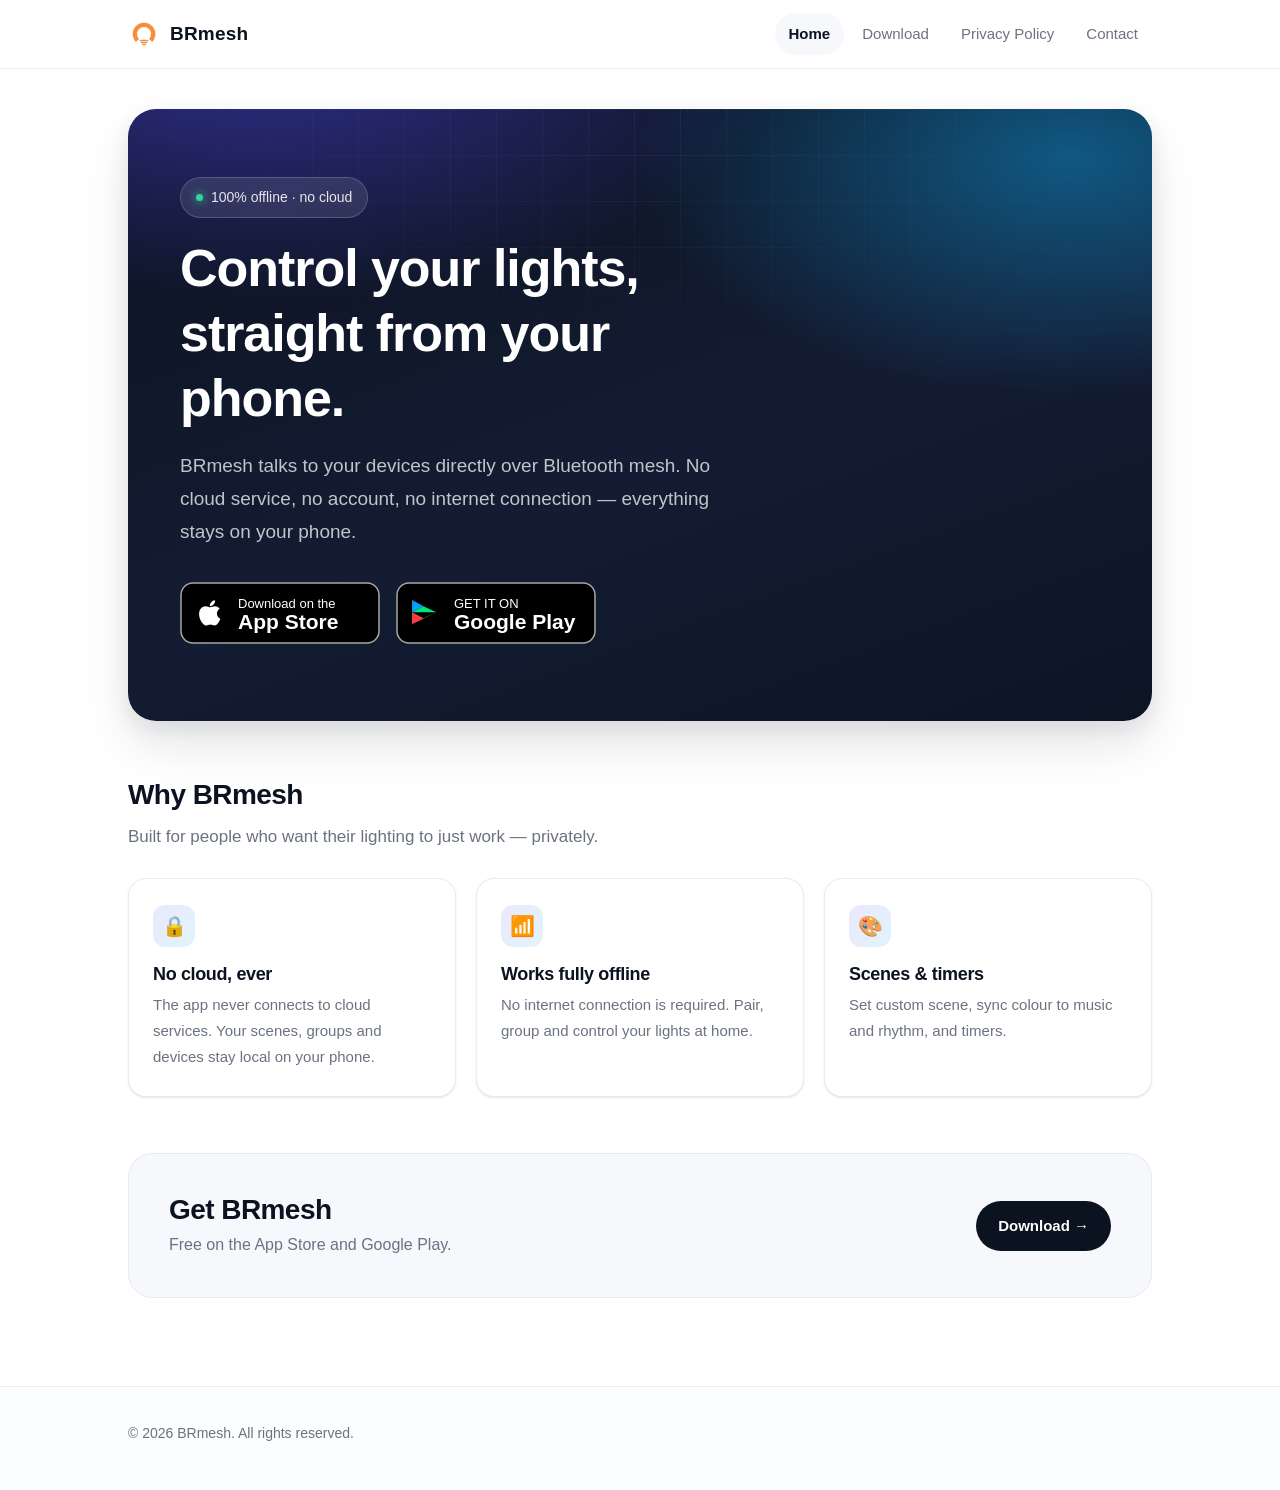
<file: index.html>
<!DOCTYPE html>
<html lang="en">
<head>
  <meta charset="UTF-8">
  <meta name="viewport" content="width=device-width, initial-scale=1">
  <title>BRmesh — Smart Lighting Control, No Cloud Required</title>
  <meta name="description" content="BRmesh is a non-networked smart lighting app. No cloud service, no account, works fully offline over Bluetooth.">
  <link rel="icon" href="assets/img/logo.png">
  <link rel="stylesheet" href="assets/style.css">
</head>
<body>

<header class="site-header">
  <div class="wrap">
    <a class="logo" href="index.html"><img src="assets/img/logo.png" alt="" width="32" height="32">BRmesh</a>
    <nav>
      <a class="active" href="index.html">Home</a>
      <a href="download.html">Download</a>
      <a href="privacy.html">Privacy Policy</a>
      <a href="contact.html">Contact</a>
    </nav>
  </div>
</header>

<main>
  <div class="wrap">

    <section class="hero">
      <span class="tag">100% offline · no cloud</span>
      <h1 style="margin-top:18px">Control your lights, straight from your phone.</h1>
      <p class="lead">BRmesh talks to your devices directly over Bluetooth mesh. No cloud service, no account, no internet connection — everything stays on your phone.</p>
      <div class="hero-badges">
        <a href="https://apps.apple.com/app/brmesh/id1602345035" target="_blank" rel="noopener">
          <img src="assets/img/app-store-badge.svg" alt="Download on the App Store">
        </a>
        <a href="https://play.google.com/store/apps/details?id=com.brgd.brblmesh" target="_blank" rel="noopener">
          <img src="assets/img/google-play-badge.svg" alt="Get it on Google Play">
        </a>
      </div>
    </section>

    <section class="section">
      <div class="section-head">
        <h2>Why BRmesh</h2>
        <p>Built for people who want their lighting to just work — privately.</p>
      </div>
      <div class="cards">
        <div class="card">
          <div class="card-icon">🔒</div>
          <h3>No cloud, ever</h3>
          <p>The app never connects to cloud services. Your scenes, groups and devices stay local on your phone.</p>
        </div>
        <div class="card">
          <div class="card-icon">📶</div>
          <h3>Works fully offline</h3>
          <p>No internet connection is required. Pair, group and control your lights at home.</p>
        </div>
        <div class="card">
          <div class="card-icon">🎨</div>
          <h3>Scenes &amp; timers</h3>
          <p>Set custom scene, sync colour to music and rhythm, and timers.</p>
        </div>
      </div>
    </section>

    <section class="cta">
      <div>
        <h2>Get BRmesh</h2>
        <p>Free on the App Store and Google Play.</p>
      </div>
      <div class="badges">
        <a href="download.html" style="display:inline-flex;align-items:center;padding:12px 22px;border-radius:999px;background:#0b1220;color:#fff;font-weight:600;text-decoration:none;font-size:15px">Download →</a>
      </div>
    </section>

  </div>
</main>

<footer>
  <div class="wrap">
    <span>&copy; 2026 BRmesh. All rights reserved.</span>
  </div>
</footer>

<script src="assets/wechat.js"></script>
</body>
</html>
</file>
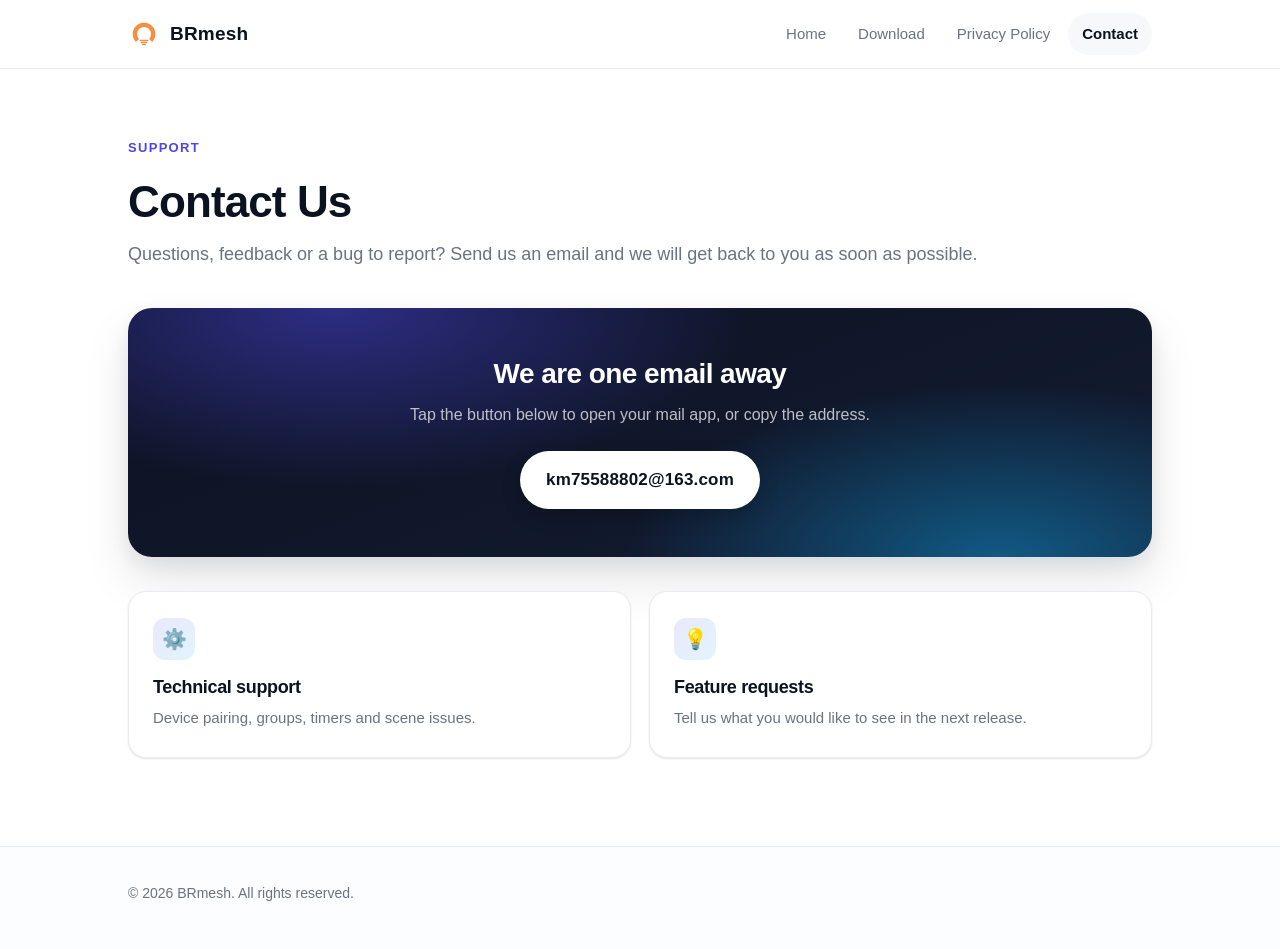
<file: contact.html>
<!DOCTYPE html>
<html lang="en">
<head>
  <meta charset="UTF-8">
  <meta name="viewport" content="width=device-width, initial-scale=1">
  <title>Contact Us — BRmesh</title>
  <meta name="description" content="Contact BRmesh support by email.">
  <link rel="icon" href="assets/img/logo.png">
  <link rel="stylesheet" href="assets/style.css">
</head>
<body>

<header class="site-header">
  <div class="wrap">
    <a class="logo" href="index.html"><img src="assets/img/logo.png" alt="" width="32" height="32">BRmesh</a>
    <nav>
      <a href="index.html">Home</a>
      <a href="download.html">Download</a>
      <a href="privacy.html">Privacy Policy</a>
      <a class="active" href="contact.html">Contact</a>
    </nav>
  </div>
</header>

<main>
  <div class="wrap narrow">

    <div class="page-head">
      <span class="eyebrow">Support</span>
      <h1>Contact Us</h1>
      <p class="lead">Questions, feedback or a bug to report? Send us an email and we will get back to you as soon as possible.</p>
    </div>

    <div class="contact-card">
      <h2 style="color:#fff">We are one email away</h2>
      <p>Tap the button below to open your mail app, or copy the address.</p>
      <a class="btn-mail" href="mailto:km75588802@163.com">
        <span>km75588802@163.com</span>
      </a>
    </div>

    <div class="contact-list">
      <div class="card">
        <div class="card-icon">⚙️</div>
        <h3>Technical support</h3>
        <p>Device pairing, groups, timers and scene issues.</p>
      </div>
      <div class="card">
        <div class="card-icon">💡</div>
        <h3>Feature requests</h3>
        <p>Tell us what you would like to see in the next release.</p>
      </div>
    </div>

  </div>
</main>

<footer>
  <div class="wrap">
    <span>&copy; 2026 BRmesh. All rights reserved.</span>
  </div>
</footer>

</body>
</html>
</file>
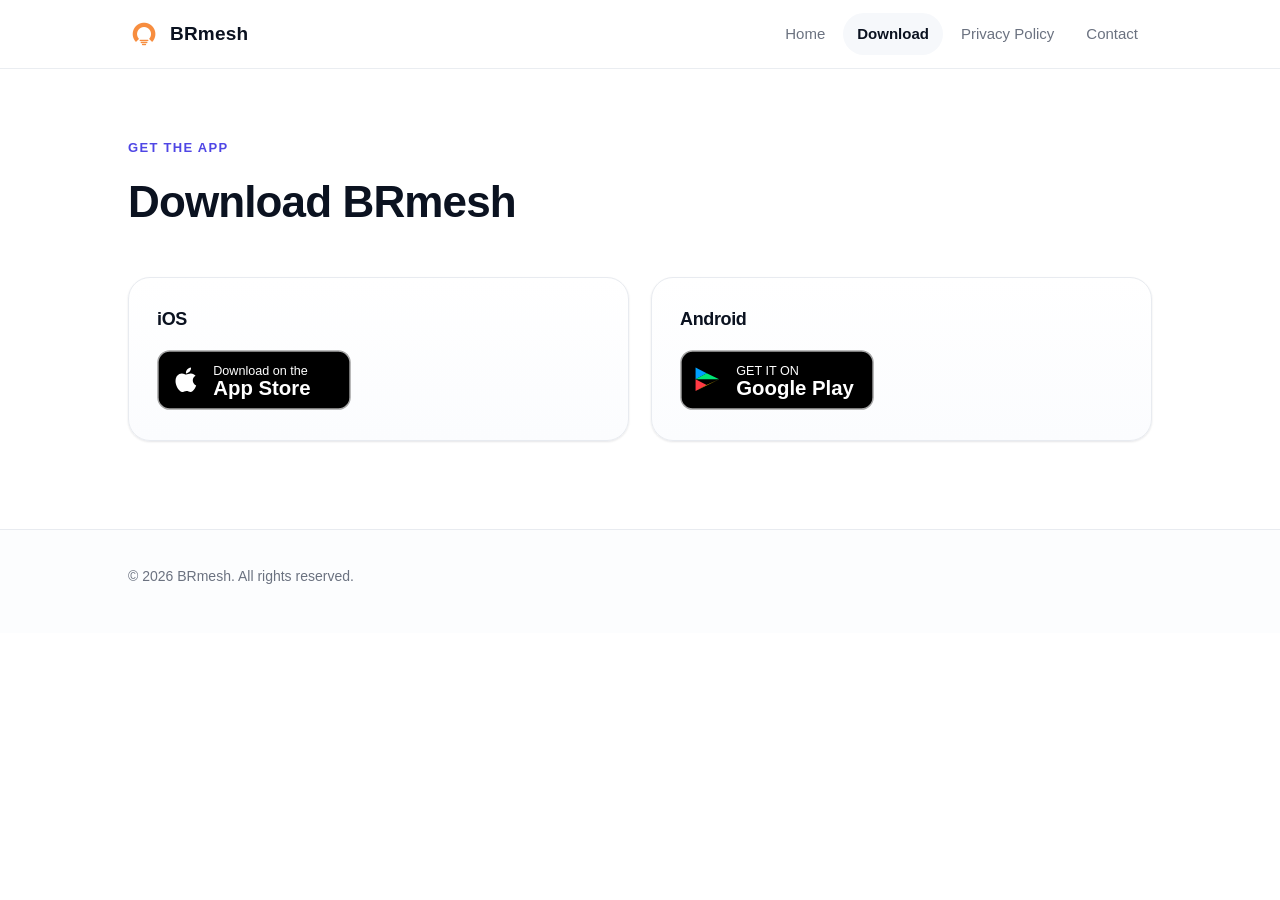
<file: download.html>
<!DOCTYPE html>
<html lang="en">
<head>
  <meta charset="UTF-8">
  <meta name="viewport" content="width=device-width, initial-scale=1">
  <title>Download — BRmesh</title>
  <meta name="description" content="Download BRmesh from the App Store or Google Play.">
  <link rel="icon" href="assets/img/logo.png">
  <link rel="stylesheet" href="assets/style.css">
</head>
<body>

<header class="site-header">
  <div class="wrap">
    <a class="logo" href="index.html"><img src="assets/img/logo.png" alt="" width="32" height="32">BRmesh</a>
    <nav>
      <a href="index.html">Home</a>
      <a class="active" href="download.html">Download</a>
      <a href="privacy.html">Privacy Policy</a>
      <a href="contact.html">Contact</a>
    </nav>
  </div>
</header>

<main>
  <div class="wrap">

    <div class="page-head">
      <span class="eyebrow">Get the app</span>
      <h1>Download BRmesh</h1>
    </div>

    <div class="stores">
      <a class="store" href="https://apps.apple.com/app/brmesh/id1602345035" target="_blank" rel="noopener">
        <h3>iOS</h3>
        <div class="badges">
          <img src="assets/img/app-store-badge.svg" alt="Download on the App Store">
        </div>
      </a>

      <a class="store" href="https://play.google.com/store/apps/details?id=com.brgd.brblmesh" target="_blank" rel="noopener">
        <h3>Android</h3>
        <div class="badges">
          <img src="assets/img/google-play-badge.svg" alt="Get it on Google Play">
        </div>
      </a>
    </div>
    
  </div>
</main>

<footer>
  <div class="wrap">
    <span>&copy; 2026 BRmesh. All rights reserved.</span>
  </div>
</footer>

<script src="assets/wechat.js"></script>
</body>
</html>
</file>
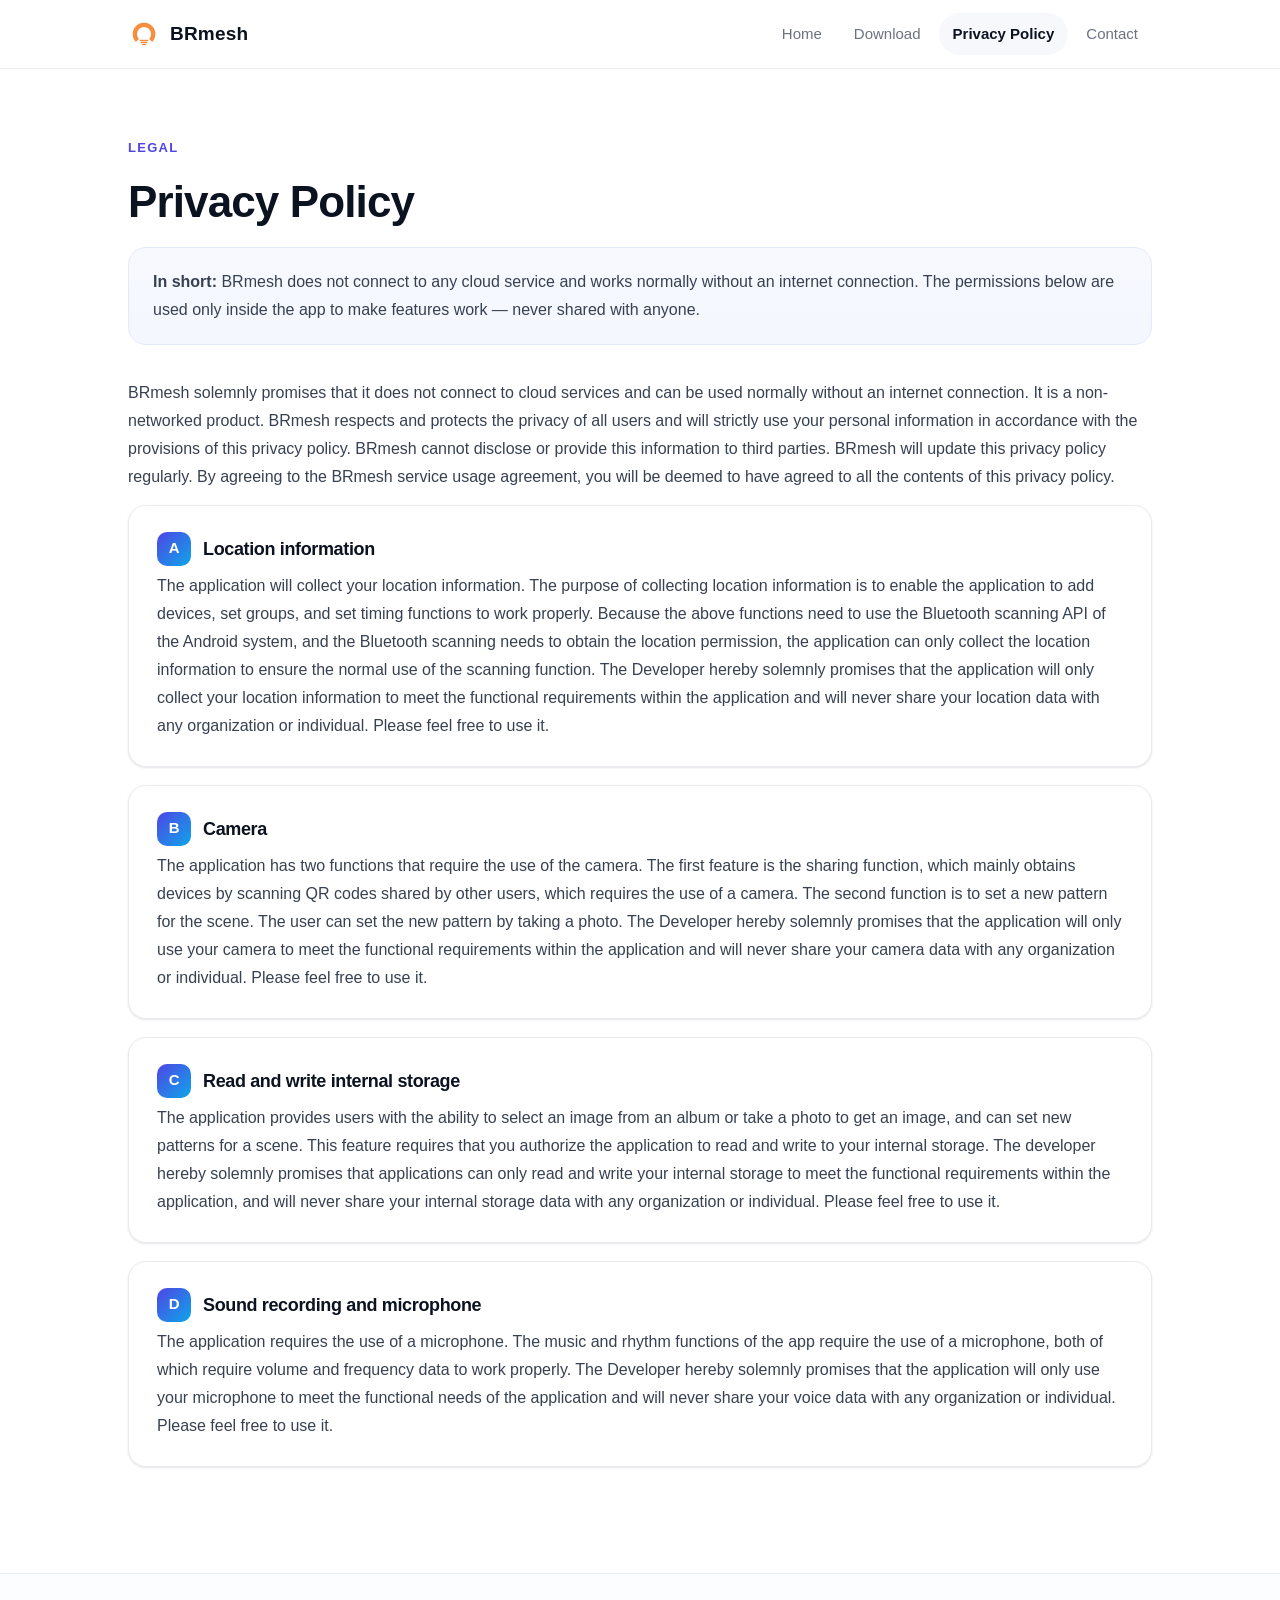
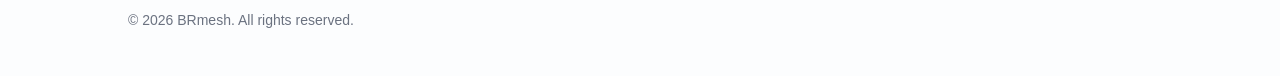
<file: privacy.html>
<!DOCTYPE html>
<html lang="en">
<head>
  <meta charset="UTF-8">
  <meta name="viewport" content="width=device-width, initial-scale=1">
  <title>Privacy Policy — BRmesh</title>
  <meta name="description" content="BRmesh privacy policy: a non-networked product that never connects to cloud services.">
  <link rel="icon" href="assets/img/logo.png">
  <link rel="stylesheet" href="assets/style.css">
</head>
<body>

<header class="site-header">
  <div class="wrap">
    <a class="logo" href="index.html"><img src="assets/img/logo.png" alt="" width="32" height="32">BRmesh</a>
    <nav>
      <a href="index.html">Home</a>
      <a href="download.html">Download</a>
      <a class="active" href="privacy.html">Privacy Policy</a>
      <a href="contact.html">Contact</a>
    </nav>
  </div>
</header>

<main>
  <div class="wrap narrow">

    <div class="page-head">
      <span class="eyebrow">Legal</span>
      <h1>Privacy Policy</h1>
    </div>

    <div class="note">
      <p style="margin:0"><strong>In short:</strong> BRmesh does not connect to any cloud service and works normally without an internet connection. The permissions below are used only inside the app to make features work — never shared with anyone.</p>
    </div>

    <p>BRmesh solemnly promises that it does not connect to cloud services and can be used normally without an internet connection. It is a non-networked product. BRmesh respects and protects the privacy of all users and will strictly use your personal information in accordance with the provisions of this privacy policy. BRmesh cannot disclose or provide this information to third parties. BRmesh will update this privacy policy regularly. By agreeing to the BRmesh service usage agreement, you will be deemed to have agreed to all the contents of this privacy policy.</p>

    <div class="policy-item">
      <h3><span class="letter">A</span>Location information</h3>
      <p style="margin:0">The application will collect your location information. The purpose of collecting location information is to enable the application to add devices, set groups, and set timing functions to work properly. Because the above functions need to use the Bluetooth scanning API of the Android system, and the Bluetooth scanning needs to obtain the location permission, the application can only collect the location information to ensure the normal use of the scanning function. The Developer hereby solemnly promises that the application will only collect your location information to meet the functional requirements within the application and will never share your location data with any organization or individual. Please feel free to use it.</p>
    </div>

    <div class="policy-item">
      <h3><span class="letter">B</span>Camera</h3>
      <p style="margin:0">The application has two functions that require the use of the camera. The first feature is the sharing function, which mainly obtains devices by scanning QR codes shared by other users, which requires the use of a camera. The second function is to set a new pattern for the scene. The user can set the new pattern by taking a photo. The Developer hereby solemnly promises that the application will only use your camera to meet the functional requirements within the application and will never share your camera data with any organization or individual. Please feel free to use it.</p>
    </div>

    <div class="policy-item">
      <h3><span class="letter">C</span>Read and write internal storage</h3>
      <p style="margin:0">The application provides users with the ability to select an image from an album or take a photo to get an image, and can set new patterns for a scene. This feature requires that you authorize the application to read and write to your internal storage. The developer hereby solemnly promises that applications can only read and write your internal storage to meet the functional requirements within the application, and will never share your internal storage data with any organization or individual. Please feel free to use it.</p>
    </div>

    <div class="policy-item">
      <h3><span class="letter">D</span>Sound recording and microphone</h3>
      <p style="margin:0">The application requires the use of a microphone. The music and rhythm functions of the app require the use of a microphone, both of which require volume and frequency data to work properly. The Developer hereby solemnly promises that the application will only use your microphone to meet the functional needs of the application and will never share your voice data with any organization or individual. Please feel free to use it.</p>
    </div>

  </div>
</main>

<footer>
  <div class="wrap">
    <span>&copy; 2026 BRmesh. All rights reserved.</span>
  </div>
</footer>

</body>
</html>
</file>
<file: assets/style.css>
/* ===========================================================
   BRmesh site — styles
   =========================================================== */

:root {
  --ink:        #0b1220;
  --body:       #374151;
  --muted:      #6b7280;
  --faint:      #9ca3af;
  --line:       #e8ebf0;
  --soft:       #f6f8fb;
  --brand:      #4f46e5;
  --brand-2:    #0ea5e9;
  --radius:     18px;
  --shadow-sm:  0 1px 2px rgba(16,24,40,.06), 0 1px 3px rgba(16,24,40,.05);
  --shadow-md:  0 4px 12px rgba(16,24,40,.06), 0 12px 28px rgba(16,24,40,.06);
  --shadow-lg:  0 8px 20px rgba(16,24,40,.08), 0 24px 48px rgba(16,24,40,.10);
  --maxw:       1080px;
}

* { box-sizing: border-box; }

html { scroll-behavior: smooth; }

body {
  margin: 0;
  font-family: -apple-system, BlinkMacSystemFont, "SF Pro Text", "Segoe UI",
               "Helvetica Neue", Helvetica, Arial, sans-serif;
  color: var(--body);
  background: #fff;
  line-height: 1.75;
  font-size: 16px;
  -webkit-font-smoothing: antialiased;
  -moz-osx-font-smoothing: grayscale;
}

img { max-width: 100%; }
a { color: var(--brand); }

.wrap {
  max-width: var(--maxw);
  margin: 0 auto;
  padding: 0 28px;
}

/* ---------------- Header ---------------- */

.site-header {
  position: sticky;
  top: 0;
  z-index: 50;
  background: rgba(255,255,255,.78);
  backdrop-filter: saturate(180%) blur(14px);
  -webkit-backdrop-filter: saturate(180%) blur(14px);
  border-bottom: 1px solid rgba(232,235,240,.9);
}

.site-header .wrap {
  display: flex;
  align-items: center;
  justify-content: space-between;
  gap: 20px;
  min-height: 68px;
  flex-wrap: wrap;
}

.logo {
  display: inline-flex;
  align-items: center;
  gap: 10px;
  font-size: 19px;
  font-weight: 700;
  letter-spacing: .2px;
  color: var(--ink);
  text-decoration: none;
}

.logo img {
  width: 32px;
  height: 32px;
  display: block;
  border-radius: 9px;
  object-fit: contain;
  flex: none;
}

.site-header nav { display: flex; align-items: center; gap: 4px; flex-wrap: wrap; }

.site-header nav a {
  position: relative;
  padding: 8px 14px;
  border-radius: 999px;
  font-size: 15px;
  font-weight: 500;
  color: var(--muted);
  text-decoration: none;
  transition: color .18s ease, background .18s ease;
}
.site-header nav a:hover { color: var(--ink); background: var(--soft); }
.site-header nav a.active { color: var(--ink); background: var(--soft); font-weight: 600; }

/* ---------------- Layout ---------------- */

main { padding: 8px 0 88px; }
main.narrow { max-width: 820px; }

.page-head { padding: 56px 0 8px; }
.page-head h1 { margin-bottom: 10px; }
.eyebrow {
  display: inline-block;
  font-size: 13px;
  font-weight: 600;
  letter-spacing: .1em;
  text-transform: uppercase;
  color: var(--brand);
  margin-bottom: 14px;
}

h1, h2, h3 { color: var(--ink); line-height: 1.25; letter-spacing: -.02em; }
h1 { font-size: clamp(30px, 4.4vw, 44px); font-weight: 800; margin: 0 0 12px; }
h2 { font-size: clamp(22px, 2.6vw, 28px); font-weight: 700; margin: 0 0 10px; }
h3 { font-size: 18px; font-weight: 700; margin: 0 0 6px; }
p  { margin: 0 0 14px; }

.lead { font-size: 18px; color: var(--muted); margin-bottom: 0; }

/* ---------------- Hero ---------------- */

.hero {
  position: relative;
  overflow: hidden;
  margin: 32px 0 56px;
  padding: 68px 52px;
  border-radius: 28px;
  background:
    radial-gradient(900px 420px at 12% -10%, rgba(79,70,229,.55), transparent 60%),
    radial-gradient(700px 380px at 92% 8%,  rgba(14,165,233,.45), transparent 62%),
    linear-gradient(160deg, #0b1220 0%, #141c33 55%, #0d1424 100%);
  color: #fff;
  box-shadow: var(--shadow-lg);
}

.hero::after {
  content: "";
  position: absolute;
  inset: 0;
  background-image:
    linear-gradient(rgba(255,255,255,.05) 1px, transparent 1px),
    linear-gradient(90deg, rgba(255,255,255,.05) 1px, transparent 1px);
  background-size: 46px 46px;
  mask-image: radial-gradient(70% 60% at 50% 0%, #000 0%, transparent 75%);
  -webkit-mask-image: radial-gradient(70% 60% at 50% 0%, #000 0%, transparent 75%);
  pointer-events: none;
}

.hero > * { position: relative; z-index: 1; }

.hero h1 {
  color: #fff;
  font-size: clamp(34px, 5.2vw, 52px);
  max-width: 16ch;
  margin-bottom: 18px;
}

.hero .lead {
  color: rgba(255,255,255,.74);
  font-size: 19px;
  max-width: 54ch;
}

.hero-badges { display: flex; flex-wrap: wrap; gap: 16px; margin-top: 34px; }

.hero .tag {
  display: inline-flex;
  align-items: center;
  gap: 8px;
  padding: 7px 15px;
  border-radius: 999px;
  font-size: 14px;
  font-weight: 500;
  color: rgba(255,255,255,.88);
  background: rgba(255,255,255,.10);
  border: 1px solid rgba(255,255,255,.18);
  backdrop-filter: blur(6px);
}
.hero .tag::before {
  content: "";
  width: 7px; height: 7px;
  border-radius: 50%;
  background: #34d399;
  box-shadow: 0 0 10px #34d399;
}

/* ---------------- Feature cards ---------------- */

.section { margin: 0 0 56px; }
.section-head { margin-bottom: 26px; }
.section-head p { color: var(--muted); margin: 0; font-size: 17px; }

.cards {
  display: grid;
  grid-template-columns: repeat(auto-fit, minmax(250px, 1fr));
  gap: 20px;
}

.card {
  padding: 26px 24px;
  border: 1px solid var(--line);
  border-radius: var(--radius);
  background: #fff;
  box-shadow: var(--shadow-sm);
  transition: transform .2s ease, box-shadow .2s ease, border-color .2s ease;
}
.card:hover {
  transform: translateY(-4px);
  box-shadow: var(--shadow-md);
  border-color: #d9dfe8;
}
.card p { margin: 0; color: var(--muted); font-size: 15px; }

.card-icon {
  width: 42px; height: 42px;
  border-radius: 12px;
  background: linear-gradient(135deg, rgba(79,70,229,.12), rgba(14,165,233,.12));
  color: var(--brand);
  display: flex; align-items: center; justify-content: center;
  font-size: 20px;
  margin-bottom: 16px;
}

/* ---------------- Gallery ---------------- */

.gallery {
  display: grid;
  grid-template-columns: repeat(auto-fit, minmax(280px, 1fr));
  gap: 22px;
}

.shot {
  border-radius: var(--radius);
  overflow: hidden;
  border: 1px solid var(--line);
  box-shadow: var(--shadow-sm);
  background: var(--soft);
  transition: transform .25s ease, box-shadow .25s ease;
}
.shot:hover { transform: translateY(-5px) scale(1.01); box-shadow: var(--shadow-md); }
.shot img { display: block; width: 100%; height: auto; }

/* ---------------- Badges / download ---------------- */

.badges { display: flex; flex-wrap: wrap; gap: 18px; }
.badges a {
  display: inline-flex;
  transition: transform .18s ease, filter .18s ease;
  border-radius: 14px;
}
.badges a:hover { transform: translateY(-3px); filter: brightness(1.04); }
.badges img { height: 60px; width: auto; display: block; }

.stores {
  display: grid;
  grid-template-columns: repeat(auto-fit, minmax(290px, 1fr));
  gap: 22px;
  margin-top: 30px;
}

.store {
  display: block;
  padding: 30px 28px;
  border: 1px solid var(--line);
  border-radius: 22px;
  background: linear-gradient(180deg, #fff, #fbfcfe);
  box-shadow: var(--shadow-sm);
  text-decoration: none;
  color: inherit;
  transition: transform .2s ease, box-shadow .2s ease, border-color .2s ease;
}
.store:hover { transform: translateY(-5px); box-shadow: var(--shadow-md); border-color: #d9dfe8; }
.store .badges { margin-top: 20px; }
.store p { margin: 6px 0 0; color: var(--muted); font-size: 15px; }

/* ---------------- Privacy policy ---------------- */

.note {
  padding: 20px 24px;
  border-radius: var(--radius);
  background: linear-gradient(180deg, #f7f9ff, #f4f7fe);
  border: 1px solid #e3e9fb;
  color: var(--body);
  margin: 0 0 34px;
}

.policy-item {
  padding: 26px 28px;
  border: 1px solid var(--line);
  border-radius: var(--radius);
  background: #fff;
  box-shadow: var(--shadow-sm);
  margin-bottom: 18px;
  transition: box-shadow .2s ease, border-color .2s ease;
}
.policy-item:hover { box-shadow: var(--shadow-md); border-color: #d9dfe8; }
.policy-item .letter {
  display: inline-flex;
  align-items: center;
  justify-content: center;
  width: 34px; height: 34px;
  border-radius: 10px;
  background: linear-gradient(135deg, var(--brand), var(--brand-2));
  color: #fff;
  font-weight: 700;
  font-size: 15px;
  margin-right: 12px;
  flex: none;
}
.policy-item h3 { display: flex; align-items: center; }

.policy-meta {
  font-size: 14px;
  color: var(--faint);
  margin-bottom: 30px;
}

/* ---------------- Contact ---------------- */

.contact-card {
  margin-top: 30px;
  padding: 48px 40px;
  border-radius: 24px;
  text-align: center;
  color: #fff;
  background:
    radial-gradient(700px 300px at 20% 0%, rgba(79,70,229,.5), transparent 60%),
    radial-gradient(600px 280px at 85% 100%, rgba(14,165,233,.45), transparent 62%),
    linear-gradient(160deg, #0b1220, #141c33);
  box-shadow: var(--shadow-lg);
}
.contact-card p { color: rgba(255,255,255,.72); margin-bottom: 22px; }

.btn-mail {
  display: inline-flex;
  align-items: center;
  gap: 10px;
  padding: 14px 26px;
  border-radius: 999px;
  background: #fff;
  color: var(--ink);
  font-size: 17px;
  font-weight: 600;
  text-decoration: none;
  box-shadow: 0 8px 20px rgba(0,0,0,.18);
  transition: transform .18s ease, box-shadow .18s ease;
}
.btn-mail:hover { transform: translateY(-2px); box-shadow: 0 12px 26px rgba(0,0,0,.24); }
.btn-mail span { letter-spacing: .01em; }

.contact-list {
  display: grid;
  grid-template-columns: repeat(auto-fit, minmax(220px, 1fr));
  gap: 18px;
  margin-top: 34px;
}

/* ---------------- CTA strip ---------------- */

.cta {
  margin-top: 20px;
  padding: 38px 40px;
  border-radius: 24px;
  border: 1px solid var(--line);
  background: var(--soft);
  display: flex;
  align-items: center;
  justify-content: space-between;
  gap: 24px;
  flex-wrap: wrap;
}
.cta h2 { margin: 0 0 4px; }
.cta p { margin: 0; color: var(--muted); }

/* ---------------- Footer ---------------- */

footer {
  border-top: 1px solid var(--line);
  padding: 34px 0 44px;
  background: #fcfdfe;
}

footer .wrap {
  display: flex;
  justify-content: space-between;
  align-items: center;
  gap: 16px;
  flex-wrap: wrap;
  font-size: 14px;
  color: var(--muted);
}

footer nav { display: flex; gap: 22px; flex-wrap: wrap; }
footer nav a { color: var(--muted); text-decoration: none; }
footer nav a:hover { color: var(--brand); }

/* ---------------- Responsive ---------------- */

@media (max-width: 720px) {
  .wrap { padding: 0 20px; }
  .hero { padding: 48px 26px; border-radius: 22px; margin-top: 22px; }
  main { padding-bottom: 64px; }
  .site-header .wrap { min-height: 60px; padding-top: 10px; padding-bottom: 10px; }
  .site-header nav a { padding: 7px 11px; font-size: 14px; }
  .cta { padding: 28px 24px; }
  .contact-card { padding: 36px 24px; }
}

/* ---------------- WeChat in-app browser guide ---------------- */
/* Only rendered when the page is opened inside WeChat (see assets/wechat.js) */

/* keeps the footer clear of the fixed bottom bar */
.wx-env { padding-bottom: 58px; }

.wx-mask {
  position: fixed;
  inset: 0;
  z-index: 999;
  display: none;
  align-items: flex-end;
  justify-content: center;
  background: rgba(8, 12, 22, .68);
  backdrop-filter: blur(3px);
  -webkit-backdrop-filter: blur(3px);
  padding: 20px;
}
.wx-mask.is-open { display: flex; }

/* arrow pointing at the "..." menu, top right */
.wx-arrow {
  position: absolute;
  top: 12px;
  right: 16px;
  display: flex;
  align-items: center;
  gap: 6px;
  color: #fff;
  font-size: 14px;
  font-weight: 600;
  text-shadow: 0 1px 6px rgba(0, 0, 0, .55);
  animation: wx-nudge 1.6s ease-in-out infinite;
}
.wx-arrow svg { transform: rotate(90deg); }   /* points up towards the menu */
@keyframes wx-nudge {
  0%, 100% { transform: translateY(0); }
  50%      { transform: translateY(-5px); }
}

.wx-box {
  position: relative;
  width: 100%;
  max-width: 400px;
  padding: 26px 24px 16px;
  border-radius: 22px;
  background: #fff;
  box-shadow: 0 20px 50px rgba(0, 0, 0, .3);
  text-align: center;
  animation: wx-rise .22s ease-out;
}
@keyframes wx-rise {
  from { transform: translateY(18px); opacity: 0; }
  to   { transform: translateY(0);    opacity: 1; }
}

.wx-box h3 { font-size: 19px; margin: 0 0 10px; }
.wx-box p  { font-size: 15px; color: var(--muted); margin: 0 0 18px; }
.wx-box p b { color: var(--ink); }

.wx-close {
  display: block;
  width: 100%;
  padding: 13px;
  border: 0;
  border-radius: 14px;
  background: linear-gradient(135deg, var(--brand), var(--brand-2));
  color: #fff;
  font-size: 16px;
  font-weight: 600;
  font-family: inherit;
  cursor: pointer;
}
.wx-close:active { filter: brightness(.94); }

/* persistent bottom bar */
.wx-bar {
  position: fixed;
  left: 0;
  right: 0;
  bottom: 0;
  z-index: 900;
  display: flex;
  align-items: center;
  justify-content: space-between;
  gap: 12px;
  padding: 11px 16px;
  background: #0b1220;
  color: rgba(255, 255, 255, .88);
  font-size: 13.5px;
  line-height: 1.45;
  box-shadow: 0 -4px 20px rgba(0, 0, 0, .18);
}
.wx-bar b { color: #fff; }
.wx-bar button {
  flex: none;
  padding: 7px 16px;
  border: 0;
  border-radius: 999px;
  background: #fff;
  color: var(--ink);
  font-size: 14px;
  font-weight: 600;
  font-family: inherit;
  cursor: pointer;
}
</file>
